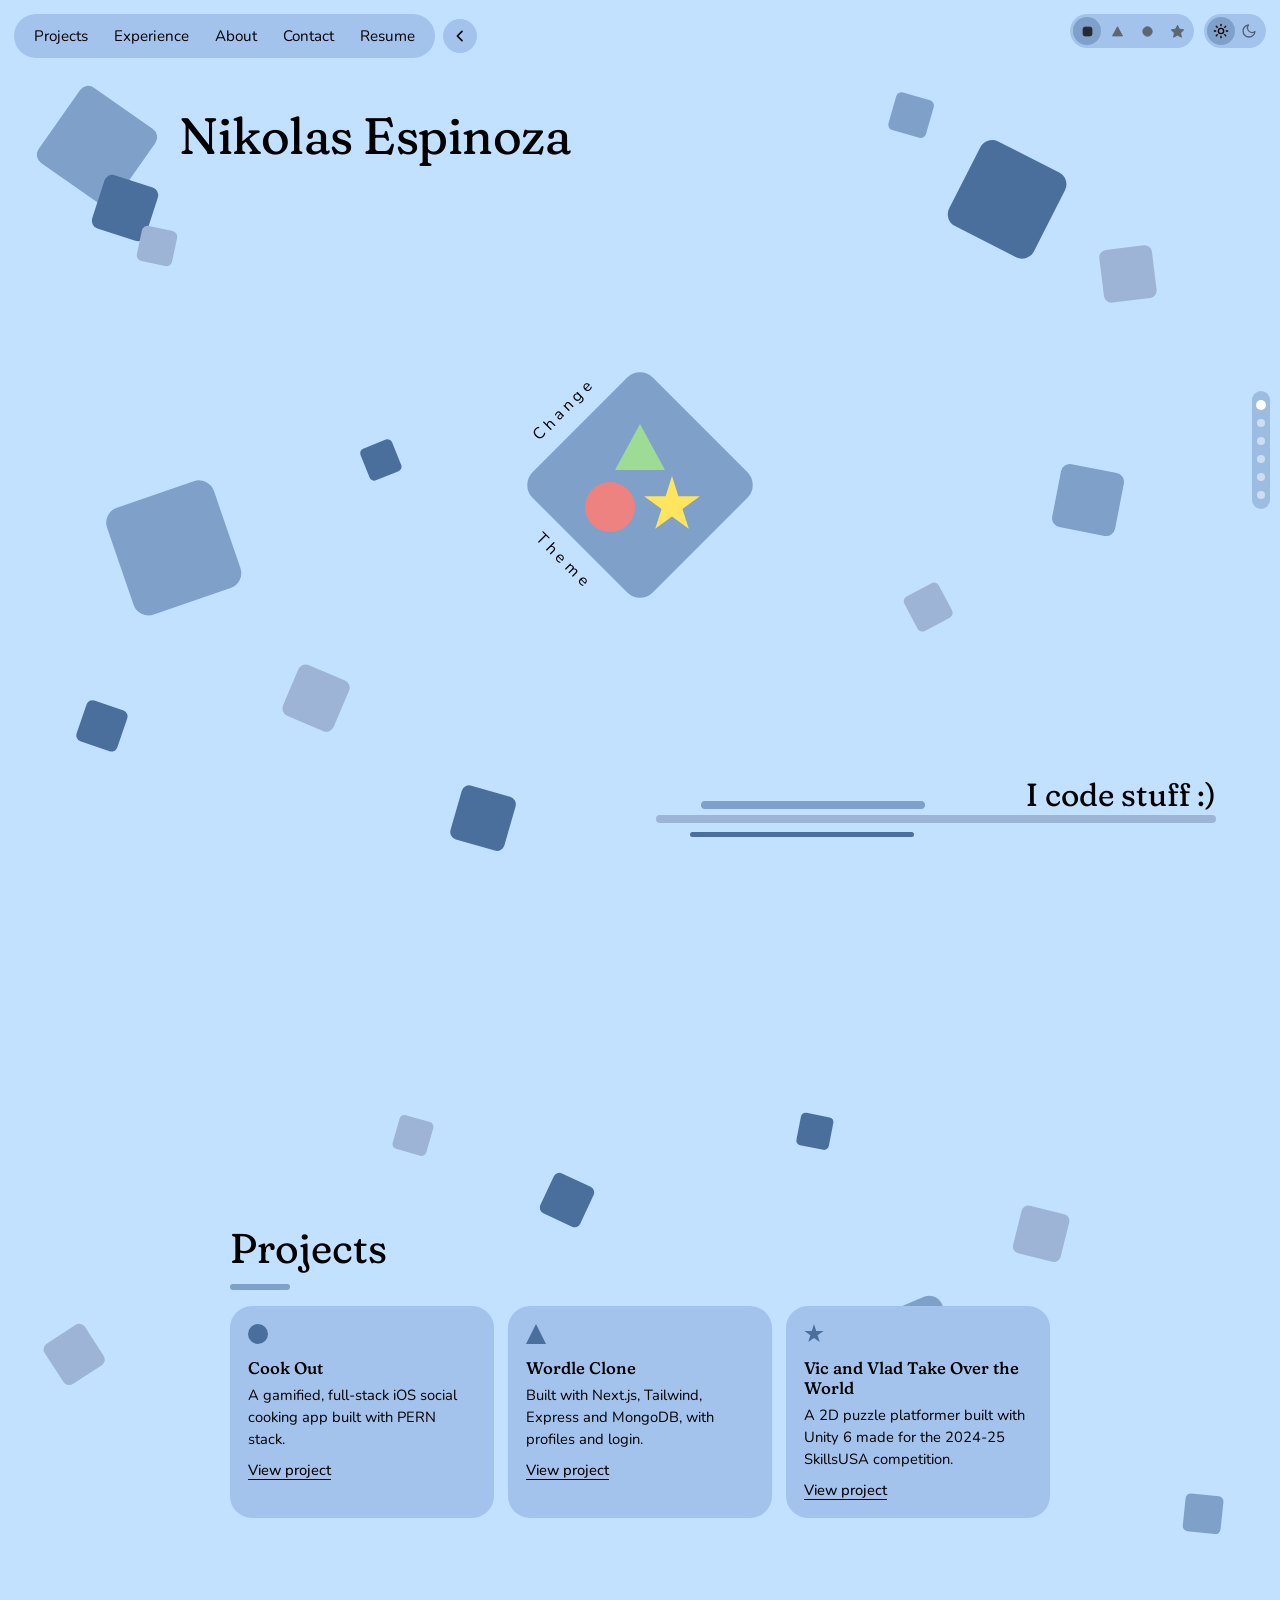
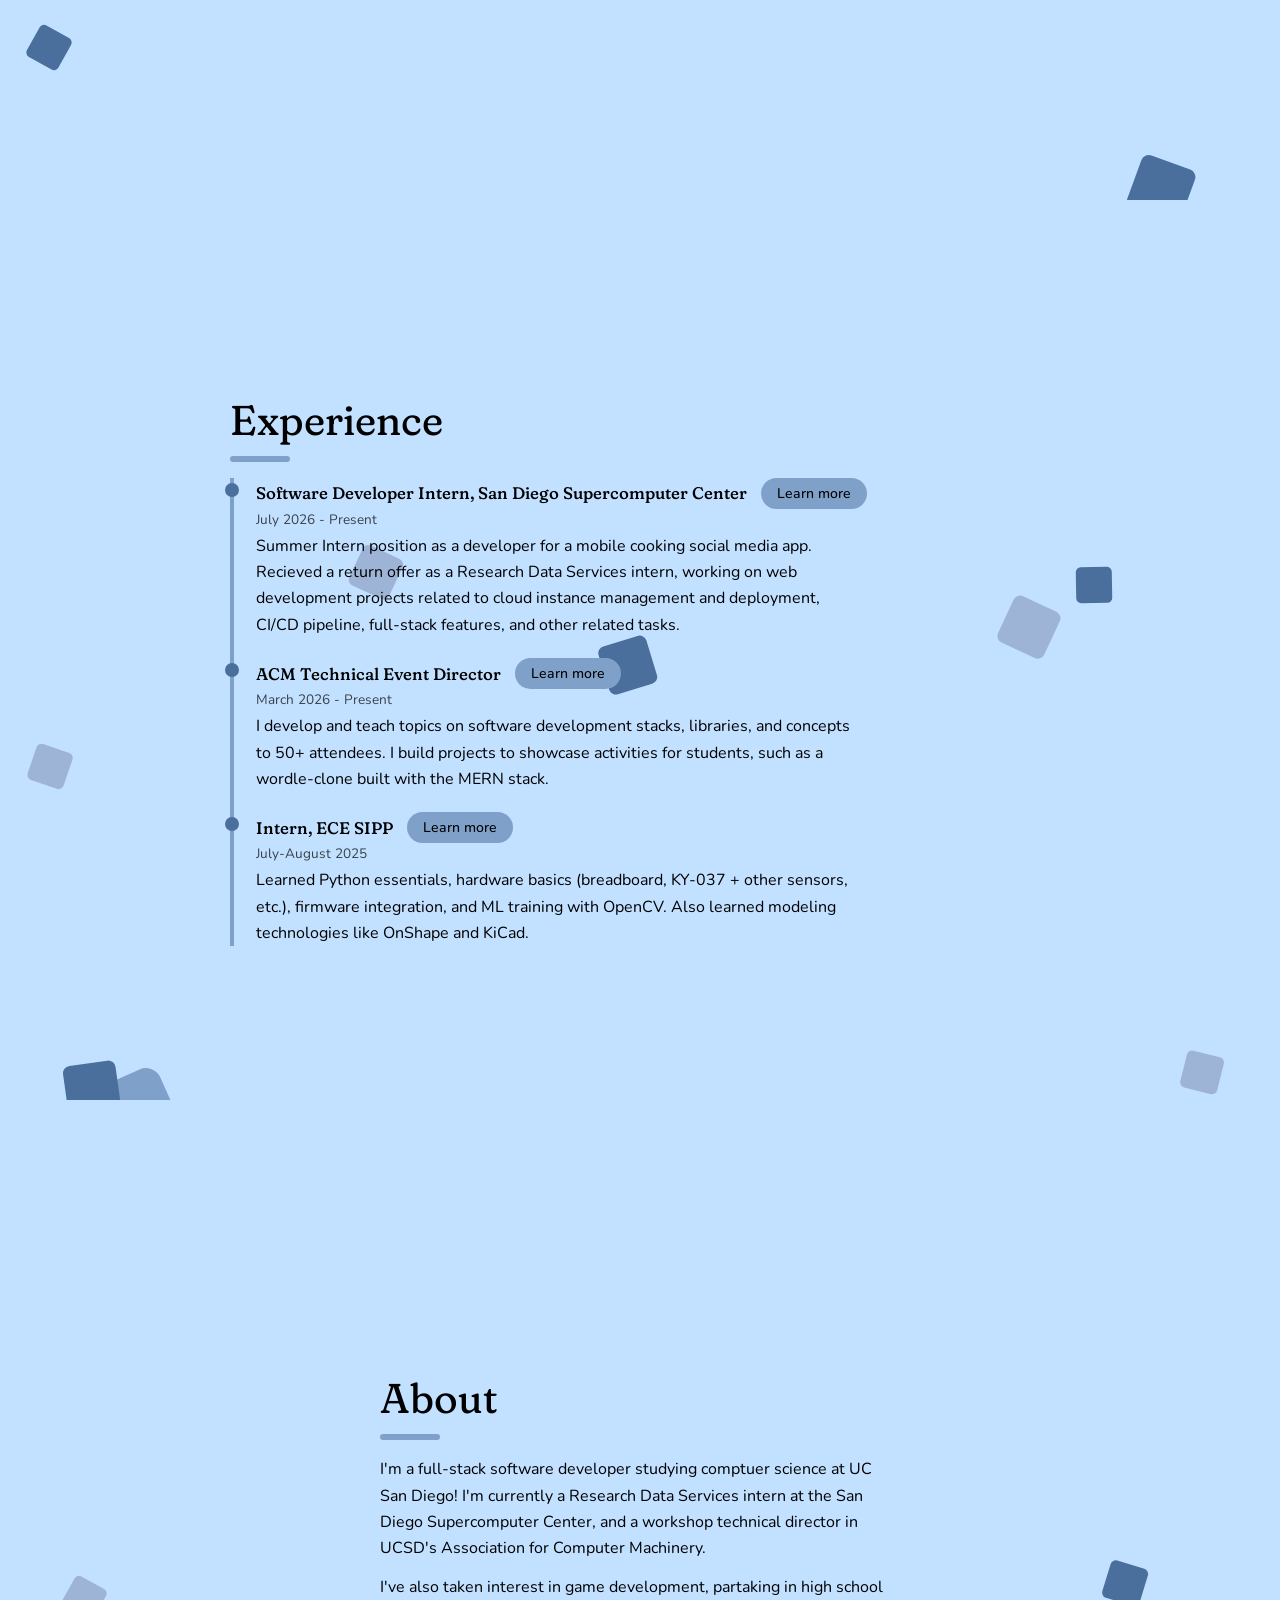
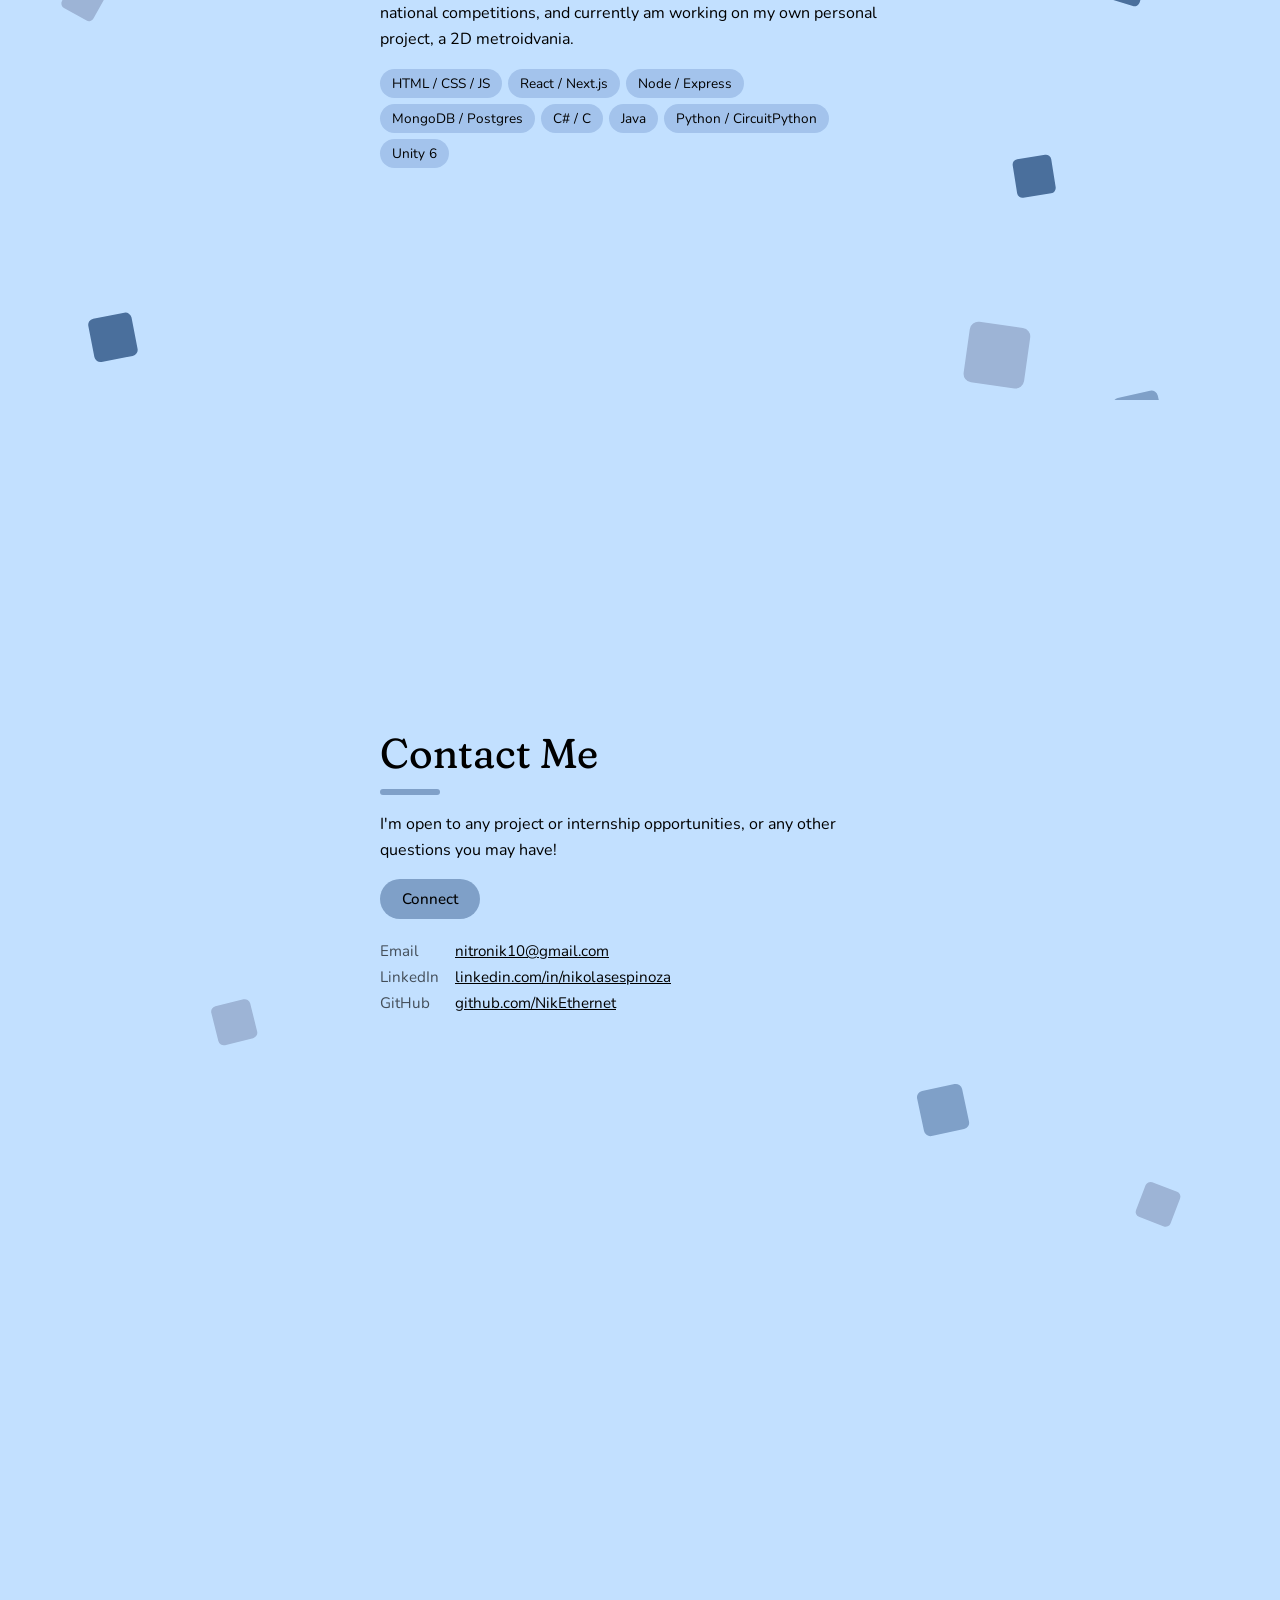
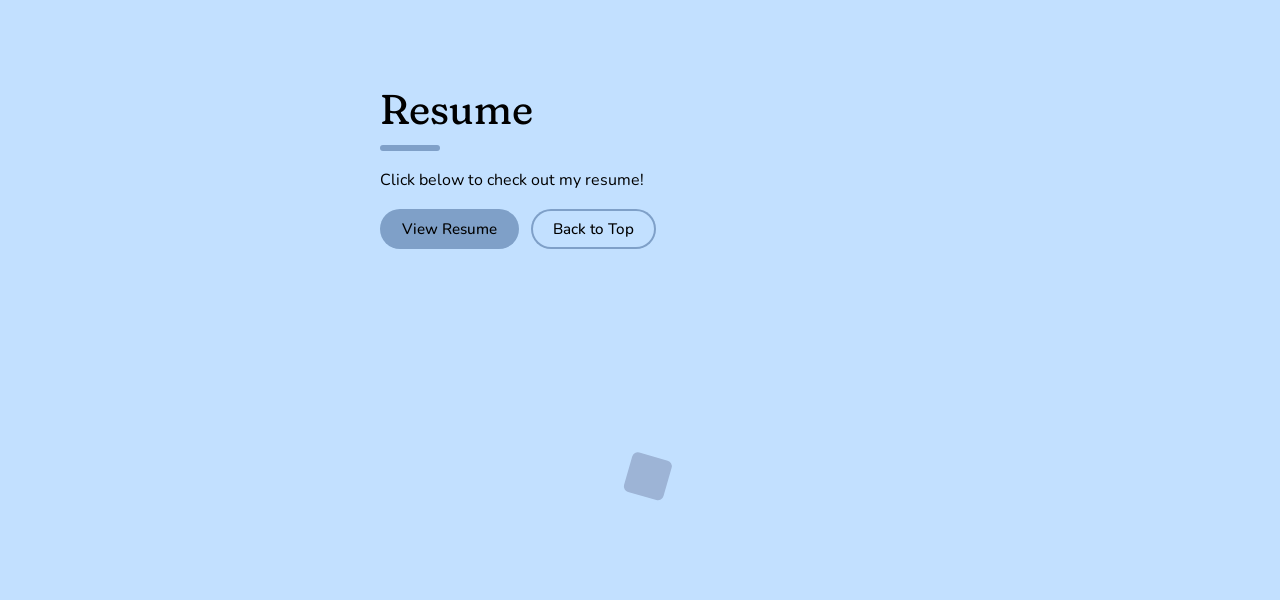
<file: index.html>
<!DOCTYPE html>
<html lang="en" data-shape="square" data-mode="light">
<head>
  <meta charset="UTF-8">
  <meta name="viewport" content="width=device-width, initial-scale=1">
  <title>Nikolas Espinoza</title>
  <link rel="preconnect" href="https://fonts.googleapis.com">
  <link href="https://fonts.googleapis.com/css2?family=Fraunces:opsz,wght,SOFT@9..144,300..600,0..100&family=Nunito:wght@300..700&display=swap" rel="stylesheet">
  <script>
    /* restore the saved look before first paint: light/dark (else the system setting) and the shape theme */
    (function () {
      var root = document.documentElement;
      try {
        var m = localStorage.getItem("mode");
        if (m !== "light" && m !== "dark") m = matchMedia("(prefers-color-scheme: dark)").matches ? "dark" : "light";
        root.dataset.mode = m;
        var s = JSON.parse(localStorage.getItem("shapeTheme"));
        if (["square", "triangle", "circle", "star"].indexOf(s.active) > -1) root.dataset.shape = s.active;
      } catch (e) {}
    })();
  </script>
  <link rel="stylesheet" href="style.css">
</head>
<body>

  <!-- Top nav pill + collapse button -->
  <header class="topbar">
    <nav class="nav" id="nav" aria-label="Main">
      <a href="#projects">Projects</a>
      <a href="#experience">Experience</a>
      <a href="#about">About</a>
      <a href="#contact">Contact</a>
      <a href="#resume">Resume</a>
    </nav>
    <button class="nav-toggle" id="navToggle" aria-label="Collapse navigation" aria-expanded="true">
      <svg viewBox="0 0 24 24" width="22" height="22" fill="none" stroke="currentColor" stroke-width="2.4" stroke-linecap="round" stroke-linejoin="round"><path d="M15 5l-7 7 7 7"/></svg>
    </button>
  </header>

  <!-- Shape theme switch, left of the light / dark switch -->
  <div class="shape-toggle" id="shapeToggle" role="radiogroup" aria-label="Shape theme">
    <span class="knob"></span>
    <button data-shape="square" role="radio" aria-checked="true" aria-label="Square theme" title="Square"><svg viewBox="0 0 24 24" aria-hidden="true"><rect x="5" y="5" width="14" height="14" rx="3"/></svg></button>
    <button data-shape="triangle" role="radio" aria-checked="false" aria-label="Triangle theme" title="Triangle"><svg viewBox="0 0 24 24" aria-hidden="true"><path d="M12 4.5 20 19H4z"/></svg></button>
    <button data-shape="circle" role="radio" aria-checked="false" aria-label="Circle theme" title="Circle"><svg viewBox="0 0 24 24" aria-hidden="true"><circle cx="12" cy="12" r="7.5"/></svg></button>
    <button data-shape="star" role="radio" aria-checked="false" aria-label="Star theme" title="Star"><svg viewBox="0 0 24 24" aria-hidden="true"><path d="M12 2l3.1 6.3 6.9 1-5 4.9 1.2 6.9L12 17.8 5.8 21.1 7 14.2 2 9.3l6.9-1z"/></svg></button>
  </div>

  <!-- Light / dark switch, top right -->
  <button class="mode-toggle" id="modeToggle" role="switch" aria-checked="false" aria-label="Dark mode" title="Light / dark mode">
    <span class="knob"></span>
    <svg class="sun" viewBox="0 0 24 24" aria-hidden="true"><circle cx="12" cy="12" r="4"/><path d="M12 2v2M12 20v2M4.9 4.9l1.4 1.4M17.7 17.7l1.4 1.4M2 12h2M20 12h2M4.9 19.1l1.4-1.4M17.7 6.3l1.4-1.4"/></svg>
    <svg class="moon" viewBox="0 0 24 24" aria-hidden="true"><path d="M21 12.8A9 9 0 1 1 11.2 3a7 7 0 0 0 9.8 9.8z"/></svg>
  </button>

  <!-- Right-side page stoppers -->
  <nav class="dots" id="dots" aria-label="Page sections">
    <a href="#home" data-target="home" aria-label="Home"></a>
    <a href="#projects" data-target="projects" aria-label="Projects"></a>
    <a href="#experience" data-target="experience" aria-label="Experience"></a>
    <a href="#about" data-target="about" aria-label="About"></a>
    <a href="#contact" data-target="contact" aria-label="Contact"></a>
    <a href="#resume" data-target="resume" aria-label="Resume"></a>
  </nav>

  <main id="pages">

    <!-- HOME -->
    <section class="page home" id="home">
      <div class="hero-title">
        <div class="deco" aria-hidden="true"><i></i><i></i><i></i></div>
        <h1 class="name">Nikolas Espinoza</h1>
      </div>

      <div class="diamond" role="group" aria-label="Change theme">
        <span class="diamond-shape"></span>
        <span class="word word-top" aria-hidden="true">Change</span>
        <span class="word word-bottom" aria-hidden="true">Theme</span>
        <button class="slot slot-0" data-shape="triangle" aria-label="Switch to triangle theme"></button>
        <button class="slot slot-1" data-shape="circle" aria-label="Switch to circle theme"></button>
        <button class="slot slot-2" data-shape="star" aria-label="Switch to star theme"></button>
      </div>

      <div class="tagline">
        <p>I code stuff :)</p>
        <span class="bar b1"></span><span class="bar b2"></span><span class="bar b3"></span>
      </div>
    </section>

    <!-- PROJECTS -->
    <section class="page content" id="projects">
      <div class="panel wide">
        <h2>Projects</h2>
        <div class="cards">
          <article class="card">
            <span class="shape s-circle"></span>
            <h3>Cook Out</h3>
            <p>A gamified, full-stack iOS social cooking app built with PERN stack.</p>
            <a href="project-cook-out.html" class="link">View project</a>
          </article>
          <article class="card">
            <span class="shape s-tri"></span>
            <h3>Wordle Clone</h3>
            <p>Built with Next.js, Tailwind, Express and MongoDB, with profiles and login.</p>
            <a href="project-wordle-clone.html" class="link">View project</a>
          </article>
          <article class="card">
            <span class="shape s-star"></span>
            <h3>Vic and Vlad Take Over the World</h3>
            <p>A 2D puzzle platformer built with Unity 6 made for the 2024-25 SkillsUSA competition.</p>
            <a href="project-next.html" class="link">View project</a>
          </article>
        </div>
      </div>
    </section>

    <!-- EXPERIENCE -->
    <section class="page content" id="experience">
      <div class="panel wide">
        <h2>Experience</h2>
        <ol class="timeline">
          <li>
            <div class="tl-head">
              <h3>Software Developer Intern, San Diego Supercomputer Center</h3>
              <a class="btn sm" href="experience-sdsc.html">Learn more</a>
            </div>
            <span class="when">July 2026 - Present</span>
            <p>Summer Intern position as a developer for a mobile cooking social media app. 
              Recieved a return offer as a Research Data Services intern, working on web development 
              projects related to cloud instance management and deployment, CI/CD pipeline,
               full-stack features, and other related tasks.</p>
          </li>
          <li>
            <div class="tl-head">
              <h3>ACM Technical Event Director</h3>
              <a class="btn sm" href="experience-acm.html">Learn more</a>
            </div>
            <span class="when">March 2026 - Present</span>
            <p>I develop and teach topics on software development stacks, libraries, and 
              concepts to 50+ attendees. I build projects to showcase activities for students,
              such as a wordle-clone built with the MERN stack.</p>
          </li>
          <li>
            <div class="tl-head">
              <h3>Intern, ECE SIPP</h3>
              <a class="btn sm" href="experience-ece.html">Learn more</a>
            </div>
            <span class="when">July-August 2025</span>
            <p>Learned Python essentials, hardware basics (breadboard, KY-037 + other sensors,
               etc.), firmware integration, and ML training with OpenCV. Also learned modeling
                technologies like OnShape and KiCad.</p>
          </li>
        </ol>
      </div>
    </section>

    <!-- ABOUT -->
    <section class="page content" id="about">
      <div class="panel">
        <h2>About</h2>
        <p>I'm a full-stack software developer studying comptuer science at UC San Diego! 
          I'm currently a Research Data Services intern at the San Diego Supercomputer 
          Center, and a workshop technical director in UCSD's Association for Computer 
          Machinery.</p>
        <p>I've also taken interest in game development, partaking in high school national
           competitions, and currently am working on my own personal project, a 2D 
           metroidvania.</p>
        <ul class="chips">
          <li>HTML / CSS / JS</li><li>React / Next.js</li><li>Node / Express</li>
          <li>MongoDB / Postgres</li><li>C# / C</li><li>Java</li>
          <li>Python / CircuitPython</li><li>Unity 6</li>
        </ul>
      </div>
    </section>

    <!-- CONTACT -->
    <section class="page content" id="contact">
      <div class="panel">
        <h2>Contact Me</h2>
        <p>I'm open to any project or internship opportunities, or any other questions you may have!</p>
        <a class="btn" href="mailto:nitronik10@gmail.com?subject=Hello%20Nikolas">Connect</a>
        <dl class="contact-list">
          <dt>Email</dt>
          <dd><a href="mailto:nitronik10@gmail.com"> nitronik10@gmail.com</a></dd>
          <dt>LinkedIn</dt>
          <dd><a href="https://www.linkedin.com/in/nikolasespinoza" target="_blank" rel="noopener">linkedin.com/in/nikolasespinoza</a></dd>
          <dt>GitHub</dt>
          <dd><a href="https://github.com/NikEthernet" target="_blank" rel="noopener">github.com/NikEthernet</a></dd>
        </dl>
      </div>
    </section>

    <!-- RESUME -->
    <section class="page content" id="resume">
      <div class="panel">
        <h2>Resume</h2>
        <p>Click below to check out my resume!</p>
        <!-- TODO: paste your Google Drive share link here (Share > "Anyone with the link" > Copy link) -->
        <a class="btn" href="https://drive.google.com/file/d/1YuXuM8rxNKFeZx-Fd0sk7YoHDjEVAYNP/" target="_blank" rel="noopener">View Resume</a>
        <a class="btn ghost" href="#home">Back to Top</a>
      </div>
    </section>

  </main>
  <div class="burst" id="burst" aria-hidden="true"></div>
  <script src="script.js"></script>
</body>
</html>
</file>
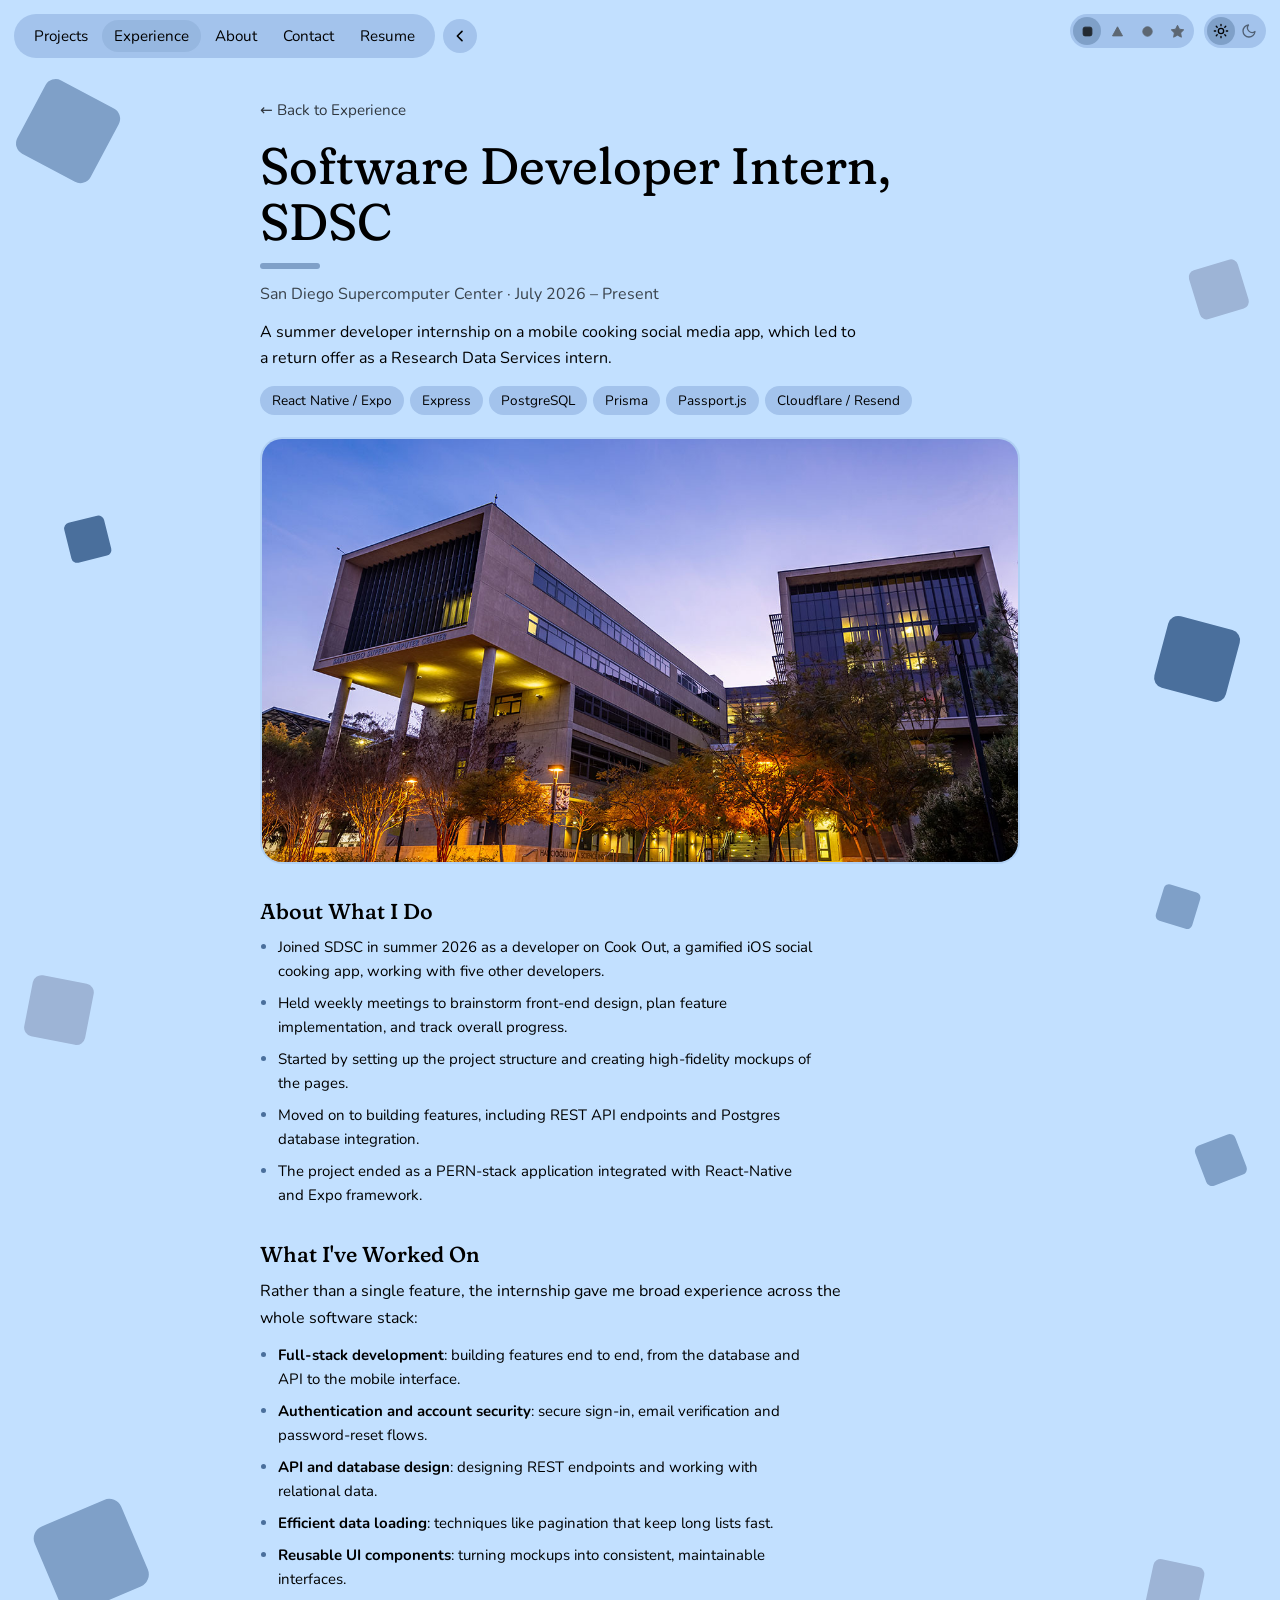
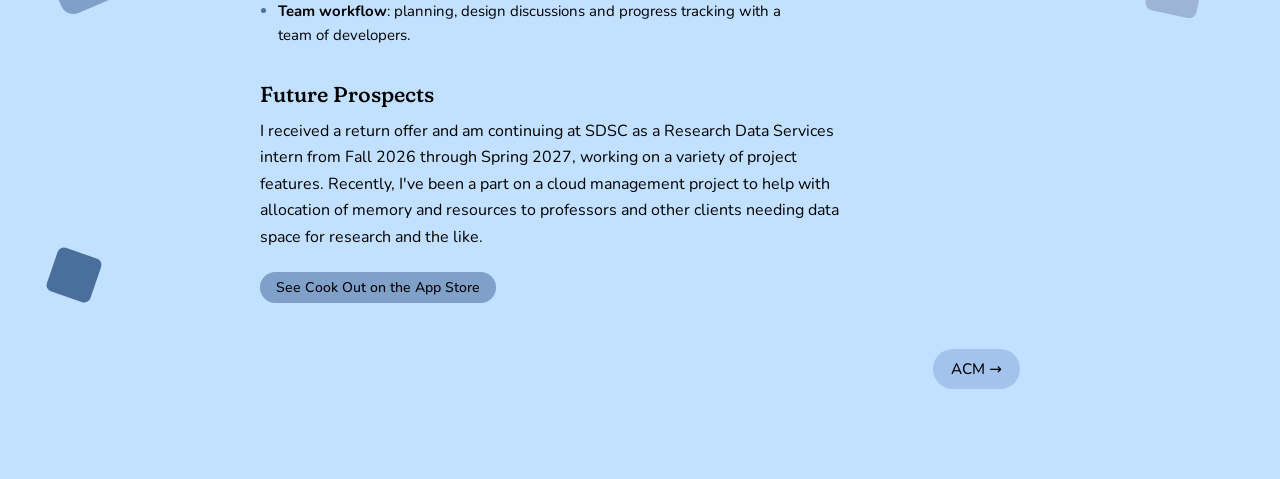
<file: experience-sdsc.html>
<!DOCTYPE html>
<html lang="en" class="detail" data-shape="square" data-mode="light">

<head>
  <meta charset="UTF-8">
  <meta name="viewport" content="width=device-width, initial-scale=1">
  <title>Software Developer Intern, SDSC · Nikolas Espinoza</title>
  <link rel="preconnect" href="https://fonts.googleapis.com">
  <link
    href="https://fonts.googleapis.com/css2?family=Fraunces:opsz,wght,SOFT@9..144,300..600,0..100&family=Nunito:wght@300..700&display=swap"
    rel="stylesheet">
  <script>
    /* restore the saved look before first paint: light/dark (else the system setting) and the shape theme */
    (function () {
      var root = document.documentElement;
      try {
        var m = localStorage.getItem("mode");
        if (m !== "light" && m !== "dark") m = matchMedia("(prefers-color-scheme: dark)").matches ? "dark" : "light";
        root.dataset.mode = m;
        var s = JSON.parse(localStorage.getItem("shapeTheme"));
        if (["square", "triangle", "circle", "star"].indexOf(s.active) > -1) root.dataset.shape = s.active;
      } catch (e) { }
    })();
  </script>
  <link rel="stylesheet" href="style.css">
</head>

<body>

  <!-- Top nav pill + collapse button -->
  <header class="topbar">
    <nav class="nav" id="nav" aria-label="Main">
      <a href="index.html#projects">Projects</a>
      <a href="index.html#experience" class="active">Experience</a>
      <a href="index.html#about">About</a>
      <a href="index.html#contact">Contact</a>
      <a href="index.html#resume">Resume</a>
    </nav>
    <button class="nav-toggle" id="navToggle" aria-label="Collapse navigation" aria-expanded="true">
      <svg viewBox="0 0 24 24" width="22" height="22" fill="none" stroke="currentColor" stroke-width="2.4" stroke-linecap="round" stroke-linejoin="round"><path d="M15 5l-7 7 7 7"/></svg>
    </button>
  </header>

  <!-- Shape theme switch, left of the light / dark switch -->
  <div class="shape-toggle" id="shapeToggle" role="radiogroup" aria-label="Shape theme">
    <span class="knob"></span>
    <button data-shape="square" role="radio" aria-checked="true" aria-label="Square theme" title="Square"><svg
        viewBox="0 0 24 24" aria-hidden="true">
        <rect x="5" y="5" width="14" height="14" rx="3" />
      </svg></button>
    <button data-shape="triangle" role="radio" aria-checked="false" aria-label="Triangle theme" title="Triangle"><svg
        viewBox="0 0 24 24" aria-hidden="true">
        <path d="M12 4.5 20 19H4z" />
      </svg></button>
    <button data-shape="circle" role="radio" aria-checked="false" aria-label="Circle theme" title="Circle"><svg
        viewBox="0 0 24 24" aria-hidden="true">
        <circle cx="12" cy="12" r="7.5" />
      </svg></button>
    <button data-shape="star" role="radio" aria-checked="false" aria-label="Star theme" title="Star"><svg
        viewBox="0 0 24 24" aria-hidden="true">
        <path d="M12 2l3.1 6.3 6.9 1-5 4.9 1.2 6.9L12 17.8 5.8 21.1 7 14.2 2 9.3l6.9-1z" />
      </svg></button>
  </div>

  <!-- Light / dark switch, top right -->
  <button class="mode-toggle" id="modeToggle" role="switch" aria-checked="false" aria-label="Dark mode"
    title="Light / dark mode">
    <span class="knob"></span>
    <svg class="sun" viewBox="0 0 24 24" aria-hidden="true">
      <circle cx="12" cy="12" r="4" />
      <path d="M12 2v2M12 20v2M4.9 4.9l1.4 1.4M17.7 17.7l1.4 1.4M2 12h2M20 12h2M4.9 19.1l1.4-1.4M17.7 6.3l1.4-1.4" />
    </svg>
    <svg class="moon" viewBox="0 0 24 24" aria-hidden="true">
      <path d="M21 12.8A9 9 0 1 1 11.2 3a7 7 0 0 0 9.8 9.8z" />
    </svg>
  </button>


  <main>
    <section class="page content detail-page" id="detail" data-layout="detail">
      <article class="panel write-up">
        <a class="back" href="index.html#experience">&larr; Back to Experience</a>
        <h1 class="detail-title">Software Developer Intern, SDSC</h1>
        <p class="meta">San Diego Supercomputer Center · July 2026 – Present</p>
        <p class="lede">A summer developer internship on a mobile cooking social media app, which led to a return offer
          as a Research Data Services intern.</p>
        <ul class="chips">
          <li>React Native / Expo</li>
          <li>Express</li>
          <li>PostgreSQL</li>
          <li>Prisma</li>
          <li>Passport.js</li>
          <li>Cloudflare / Resend</li>
        </ul>
        <figure class="shot ">
          <div class="shot-frame">
            <img src="public/sdsc-main.jpg" alt="SDSC internship photo" loading="lazy" onerror="this.remove()">
            <span class="shot-hint">Image slot<small>images/sdsc-hero.png</small></span>
          </div>
        </figure>

        <h3>About What I Do</h3>
        <ul class="points">
          <li>Joined SDSC in summer 2026 as a developer on Cook Out, a gamified iOS social cooking app, working with
            five other developers.</li>
          <li>Held weekly meetings to brainstorm front-end design, plan feature implementation, and track overall
            progress.</li>
          <li>Started by setting up the project structure and creating high-fidelity mockups of the pages.</li>
          <li>Moved on to building features, including REST API endpoints and Postgres database integration.</li>
          <li>The project ended as a PERN-stack application integrated with React-Native and Expo framework.</li>
        </ul>

        <h3>What I've Worked On</h3>
        <p>Rather than a single feature, the internship gave me broad experience across the whole software stack:</p>
        <ul class="points">
          <li><strong>Full-stack development</strong>: building features end to end, from the database and API to the mobile interface.</li>
          <li><strong>Authentication and account security</strong>: secure sign-in, email verification and password-reset flows.</li>
          <li><strong>API and database design</strong>: designing REST endpoints and working with relational data.</li>
          <li><strong>Efficient data loading</strong>: techniques like pagination that keep long lists fast.</li>
          <li><strong>Reusable UI components</strong>: turning mockups into consistent, maintainable interfaces.</li>
          <li><strong>Team workflow</strong>: planning, design discussions and progress tracking with a team of developers.</li>
        </ul>

        <h3>Future Prospects</h3>
        <p>I received a return offer and am continuing at SDSC as a Research Data Services
          intern from Fall 2026 through Spring 2027, working on a variety of project features.
          Recently, I've been a part on a cloud management project to help with allocation of
          memory and resources to professors and other clients needing data space for research and the like. </p>

        <a class="btn sm" href="project-cook-out.html">See Cook Out on the App Store</a>

        <nav class="pager" aria-label="More experience">
          <a class="next" href="experience-acm.html">ACM &rarr;</a>
        </nav>
      </article>
    </section>
  </main>
  <div class="burst" id="burst" aria-hidden="true"></div>
  <script src="script.js"></script>
</body>

</html>
</file>
<file: style.css>
/* ---------- Palettes: one per shape, tinted to that shape's color ---------- */
:root { --ink: #000; --on-accent: #fff; --radius: 1.375rem; --display: "Fraunces", Georgia, serif; }
html[data-shape="square"]   { --bg:#c2e0ff; --pill:#a3c3ec; --slate:#7fa0c8; --slate-dark:#4a6f9c; --slate-light:#9db4d6; }
html[data-shape="triangle"] { --bg:#d0f0c6; --pill:#a9dba0; --slate:#7fb577; --slate-dark:#4a8a45; --slate-light:#a9d5a2; }
html[data-shape="circle"]   { --bg:#ffd3d1; --pill:#f5aaa8; --slate:#e0807d; --slate-dark:#c2504d; --slate-light:#f0a3a0; }
html[data-shape="star"]     { --bg:#fff2b0; --pill:#f6e382; --slate:#d9bf4a; --slate-dark:#8f7a14; --slate-light:#ecd674; }

/* ---------- Dark mode: the same four shape palettes, deep and muted ---------- */
html[data-mode="dark"] { --ink: #eef1f6; --on-accent: #0f1a2a; color-scheme: dark; }
html[data-mode="dark"][data-shape="square"]   { --bg:#0c1b33; --pill:#172d4f; --slate:#2b5083; --slate-dark:#74a3e0; --slate-light:#1f3e6a; }
html[data-mode="dark"][data-shape="triangle"] { --bg:#0d2012; --pill:#173a1f; --slate:#2f6b3a; --slate-dark:#7bd08a; --slate-light:#204d29; }
html[data-mode="dark"][data-shape="circle"]   { --bg:#2a0f14; --pill:#4a1a21; --slate:#8f3a44; --slate-dark:#f08a92; --slate-light:#66262e; }
html[data-mode="dark"][data-shape="star"]     { --bg:#261f06; --pill:#473a0c; --slate:#8a7414; --slate-dark:#f0d048; --slate-light:#5e4d0e; }
html[data-mode="dark"] .slot[data-shape="square"]::before { background: #84b0e6; }

* { box-sizing: border-box; margin: 0; }
/* Everything is sized in rem, so the whole layout scales with the screen: 1x up to about 1280x720,
   then larger on big monitors (whichever of width / height is the limit), capped at 2.5x. */
html { font-size: clamp(1rem, min(1vw, 1.8vh), 2.5rem); }
html { scroll-snap-type: y mandatory; scroll-behavior: smooth; }
/* no visible scrollbar: the dot sidebar handles navigation (wheel, keys and touch still scroll) */
html { scrollbar-width: none; -ms-overflow-style: none; }
html::-webkit-scrollbar, body::-webkit-scrollbar { display: none; }
body { font-family: "Nunito", system-ui, sans-serif; background: var(--bg); color: var(--ink); font-size: 0.9375rem; transition: background .4s; }
a { color: inherit; }
:focus-visible { outline: 0.125rem solid var(--slate-dark); outline-offset: 0.1875rem; }

/* ---------- Cozy display type for headers and subheaders ---------- */
.name, .tagline p, .panel h2, .card h3, .timeline h3, .write-up h3 { font-family: var(--display); font-variation-settings: "SOFT" 100, "WONK" 0; font-optical-sizing: auto; }

/* ---------- Pages (stoppers) ---------- */
.page { position: relative; min-height: 100vh; min-height: 100dvh; scroll-snap-align: start; scroll-snap-stop: always; overflow: hidden; display: grid; place-items: center; padding: 5.625rem 6vw 3.125rem; }

/* ---------- Top bar ---------- */
.topbar { position: fixed; top: 0.875rem; left: 0.875rem; z-index: 20; display: flex; gap: 0.5rem; align-items: center; max-width: calc(100vw - 1.75rem); }
.nav { display: flex; gap: 0.125rem; padding: 0 0.5rem; height: 2.75rem; align-items: center; background: var(--pill); border-radius: 62.4375rem; overflow: hidden; max-width: 37.5rem; transition: max-width .45s ease, padding .45s, opacity .3s, background .4s; }
.nav a { text-decoration: none; padding: 0.375rem 0.75rem; font-size: .95rem; white-space: nowrap; border-radius: 62.4375rem; transition: background .2s; }
.nav a:hover, .nav a.active { background: color-mix(in srgb, var(--slate) 35%, transparent); }
.nav-toggle { width: 2.125rem; height: 2.125rem; flex: none; border: 0; border-radius: 50%; background: var(--pill); color: var(--ink); cursor: pointer; display: grid; place-items: center; transition: background .4s; }
.nav-toggle svg { width: 1rem; height: 1rem; transition: transform .4s; }
.topbar.collapsed .nav { max-width: 0; padding: 0; opacity: 0; }
.topbar.collapsed .nav-toggle svg { transform: rotate(180deg); }

/* ---------- Light / dark switch ---------- */
.mode-toggle { position: fixed; top: 0.875rem; right: 0.875rem; z-index: 20; width: 3.875rem; height: 2.125rem; padding: 0; border: 0; border-radius: 62.4375rem; background: var(--pill); color: var(--ink); cursor: pointer; transition: background .4s; }
.mode-toggle .knob { position: absolute; top: 0.1875rem; left: 0.1875rem; width: 1.75rem; height: 1.75rem; border-radius: 50%; background: var(--slate); transition: transform .3s cubic-bezier(.4, 1.3, .5, 1), background .4s; }
html[data-mode="dark"] .mode-toggle .knob { transform: translateX(1.75rem); }
.mode-toggle svg { position: absolute; top: 0.5625rem; width: 1rem; height: 1rem; fill: none; stroke: currentColor; stroke-width: 2; stroke-linecap: round; stroke-linejoin: round; opacity: 1; transition: opacity .3s; }
.mode-toggle .sun { left: 0.5625rem; }
.mode-toggle .moon { right: 0.5625rem; opacity: .5; }
html[data-mode="dark"] .mode-toggle .sun { opacity: .5; }
html[data-mode="dark"] .mode-toggle .moon { opacity: 1; }

/* ---------- Shape theme switch (left of the light / dark switch) ---------- */
.shape-toggle { --gray: #5d6772; --gray-on: #232a31; position: fixed; top: 0.875rem; right: 5.375rem; z-index: 20; display: flex; gap: 0.125rem; padding: 0.1875rem; height: 2.125rem; border-radius: 62.4375rem; background: var(--pill); transition: background .4s; }
html[data-mode="dark"] .shape-toggle { --gray: #8e99a6; --gray-on: #f2f5f9; }
.shape-toggle .knob { position: absolute; top: 0.1875rem; left: 0.1875rem; width: 1.75rem; height: 1.75rem; border-radius: 50%; background: var(--slate); transition: transform .3s cubic-bezier(.4, 1.3, .5, 1), background .4s; }
html[data-shape="triangle"] .shape-toggle .knob { transform: translateX(1.875rem); }
html[data-shape="circle"]   .shape-toggle .knob { transform: translateX(3.75rem); }
html[data-shape="star"]     .shape-toggle .knob { transform: translateX(5.625rem); }
.shape-toggle button { position: relative; z-index: 1; width: 1.75rem; height: 1.75rem; padding: 0; border: 0; border-radius: 50%; background: none; color: var(--gray); cursor: pointer; display: grid; place-items: center; transition: color .25s; }
.shape-toggle button:hover, .shape-toggle button[aria-checked="true"] { color: var(--gray-on); }
.shape-toggle svg { width: 0.9375rem; height: 0.9375rem; fill: currentColor; stroke: currentColor; stroke-width: 1.5; stroke-linejoin: round; }

/* ---------- Right-side page dots (small, quiet) ---------- */
.dots { position: fixed; right: 0.625rem; top: 50%; transform: translateY(-50%); z-index: 20; display: flex; flex-direction: column; gap: 0.625rem; padding: 0.625rem 0.3125rem; background: color-mix(in srgb, var(--slate) 55%, transparent); border-radius: 62.4375rem; }
.dots a { position: relative; width: 0.5rem; height: 0.5rem; border-radius: 50%; background: #fff; opacity: .5; transition: opacity .2s, transform .2s; }
.dots a::after { content: ""; position: absolute; inset: -0.375rem; }
.dots a:hover { opacity: .8; }
.dots a.active { opacity: 1; transform: scale(1.25); }

/* ---------- Decorations: three shapes, form follows the active theme ---------- */
.deco { position: absolute; top: 6.25rem; left: 4%; width: 8.75rem; height: 11.25rem; pointer-events: none; }
.deco i { position: absolute; display: block; border-radius: 0.625rem; transition: background .4s; }
.deco i:nth-child(1) { width: 5.75rem; height: 5.75rem; background: var(--slate); transform: rotate(35deg); left: 0; top: 0; }
.deco i:nth-child(2) { width: 3.5rem; height: 3.5rem; background: var(--slate-dark); transform: rotate(18deg); left: 2.875rem; top: 5rem; border-radius: 0.5rem; }
.deco i:nth-child(3) { width: 2.25rem; height: 2.25rem; background: var(--slate-light); transform: rotate(12deg); left: 5.5rem; top: 8rem; border-radius: 0.375rem; }
html[data-shape="triangle"] .deco i, html[data-shape="triangle"] .scatter i { border-radius: 0; clip-path: polygon(50% 0, 100% 100%, 0 100%); scale: 1.15; }
html[data-shape="circle"]   .deco i, html[data-shape="circle"] .scatter i { border-radius: 50%; }
html[data-shape="star"]     .deco i, html[data-shape="star"] .scatter i { border-radius: 0; scale: 1.3; clip-path: polygon(50% 0,61% 35%,98% 35%,68% 57%,79% 91%,50% 70%,21% 91%,32% 57%,2% 35%,39% 35%); }
@keyframes pop { from { scale: .6; opacity: 0; } }
.swapped .deco i, .swapped .scatter i { animation: pop .35s ease-out; }

/* ---------- Home ---------- */
/* name is anchored to the shape cluster and tucked slightly over its corner, like the design */
.hero-title { position: absolute; top: 6.25rem; left: 4%; }
.home .deco { top: 0; left: 0; }
.name { position: absolute; z-index: 1; left: 8rem; top: 0.5rem; font-weight: 400; font-size: clamp(1.6rem, 4.4vw, 3.2rem); line-height: 1.1; white-space: nowrap; letter-spacing: -.01em; }

.diamond { position: relative; width: 16.25rem; height: 16.25rem; margin-top: 1.875rem; color: var(--ink); }
.diamond-shape { position: absolute; inset: 2.8125rem; background: var(--slate); border-radius: 1.125rem; transform: rotate(45deg); transition: background .4s; }
.word { position: absolute; z-index: 1; font-size: 1rem; letter-spacing: .28em; white-space: nowrap; pointer-events: none; }
.word-top    { left: 3.375rem; top: 3.375rem;  transform: translate(-50%, -50%) rotate(-45deg); }
.word-bottom { left: 3.375rem; top: 12.875rem; transform: translate(-50%, -50%) rotate(45deg); }

/* shape picker buttons sitting inside the diamond */
.slot { position: absolute; z-index: 2; width: 3.625rem; height: 3.625rem; padding: 0; border: 0; background: none; cursor: pointer; }
.slot::before { content: ""; position: absolute; inset: 0.25rem; transition: transform .2s; }
.slot:hover::before { transform: scale(1.12); }
.slot:active::before { transform: scale(.92); }
.slot-0 { left: 6.3125rem; top: 3.9375rem; }
.slot-1 { left: 4.4375rem;  top: 7.6875rem; }
.slot-2 { left: 8.3125rem; top: 7.5625rem; }
.slot[data-shape="square"]::before   { background: #4f77a8; border-radius: 0.5625rem; }
.slot[data-shape="triangle"]::before { background: #9edb94; clip-path: polygon(50% 4%, 100% 96%, 0 96%); }
.slot[data-shape="circle"]::before   { background: #ee8280; border-radius: 50%; }
.slot[data-shape="star"]::before     { background: #ffe45e; inset: 0; clip-path: polygon(50% 0,61% 35%,98% 35%,68% 57%,79% 91%,50% 70%,21% 91%,32% 57%,2% 35%,39% 35%); }
@keyframes slotpop { from { transform: scale(.2) rotate(-120deg); } }
.slot.pop::before { animation: slotpop .4s cubic-bezier(.3, 1.5, .5, 1); }

.tagline { position: absolute; right: 5vw; bottom: 9%; width: min(35rem, 80vw); height: 2.5rem; }
.tagline p { position: absolute; right: 0; bottom: 0.5rem; font-size: clamp(1.1rem, 2.6vw, 2rem); font-weight: 400; line-height: 1; }
.bar { position: absolute; display: block; height: 0.5rem; border-radius: 6.1875rem; transition: background .4s; }
.b1 { left: 8%; width: 40%; bottom: 0.625rem; background: var(--slate); }
.b2 { left: 0; right: 0; bottom: -0.25rem; background: var(--slate-light); }
.b3 { left: 6%; width: 40%; bottom: -1.125rem; height: 0.3125rem; background: var(--slate-dark); }

/* ---------- Content pages ---------- */
.panel { width: min(32.5rem, 100%); position: relative; z-index: 1; }
.panel.wide { width: min(51.25rem, 100%); }
.panel h2 { font-weight: 400; font-size: clamp(1.8rem, 3.6vw, 2.6rem); margin-bottom: 1rem; }
.panel h2::after { content: ""; display: block; width: 3.75rem; height: 0.375rem; border-radius: 6.1875rem; background: var(--slate); margin-top: 0.625rem; }
.panel p { line-height: 1.65; font-size: 1rem; margin-bottom: 0.75rem; max-width: 60ch; }
.chips { list-style: none; padding: 0; display: flex; flex-wrap: wrap; gap: 0.375rem; margin-top: 1rem; }
.chips li { background: var(--pill); padding: 0.3125rem 0.75rem; border-radius: 62.4375rem; font-size: .85rem; }

.cards { display: grid; grid-template-columns: repeat(auto-fit, minmax(12.5rem, 1fr)); gap: 0.875rem; }
.card { background: var(--pill); border-radius: var(--radius); padding: 1.125rem; position: relative; transition: transform .25s; }
.card:hover { transform: translateY(-0.25rem); }
.card h3 { font-weight: 500; font-size: 1.05rem; margin: 2.125rem 0 0.375rem; }
.card p { font-size: .92rem; line-height: 1.5; margin-bottom: 0.625rem; }
.shape { position: absolute; top: 1.125rem; left: 1.125rem; width: 1.25rem; height: 1.25rem; background: var(--slate-dark); }
.s-circle { border-radius: 50%; }
.s-tri { clip-path: polygon(50% 0,100% 100%,0 100%); }
.s-star { clip-path: polygon(50% 0,61% 35%,98% 35%,68% 57%,79% 91%,50% 70%,21% 91%,32% 57%,2% 35%,39% 35%); }
.link { font-weight: 500; font-size: .92rem; text-underline-offset: 0.25rem; }

.timeline { list-style: none; padding: 0 0 0 1.375rem; border-left: 0.25rem solid var(--slate); display: grid; gap: 1.25rem; }
.timeline li { position: relative; }
.timeline li::before { content: ""; position: absolute; left: -1.9375rem; top: 0.3125rem; width: 0.875rem; height: 0.875rem; border-radius: 50%; background: var(--slate-dark); }
.timeline h3 { font-weight: 500; font-size: 1.05rem; }
.when { font-size: .85rem; opacity: .7; }
.timeline p { margin: 0.25rem 0 0; }

.btn { display: inline-block; font: inherit; font-size: .95rem; font-weight: 500; text-decoration: none; background: var(--slate); color: var(--ink); border: 0; border-radius: 62.4375rem; padding: 0.625rem 1.375rem; cursor: pointer; margin: 0.25rem 0.5rem 0.5rem 0; transition: background .2s, color .2s; }
.btn:hover { background: var(--slate-dark); color: var(--on-accent); }
.btn.ghost { background: transparent; box-shadow: inset 0 0 0 0.125rem var(--slate); }
.btn.ghost:hover { background: var(--slate-dark); }
.contact-list { display: grid; grid-template-columns: auto 1fr; gap: 0.375rem 1rem; margin-top: 0.875rem; font-size: .95rem; }
.contact-list dt { opacity: .65; }
.contact-list dd { margin: 0; }

/* ---------- Scattered shapes on the other pages (shape follows the theme) ---------- */
.scatter { position: absolute; inset: 0; pointer-events: none; }
.scatter i { position: absolute; left: calc(var(--x) * 1%); top: calc(var(--y) * 1%); width: min(calc(var(--s) * 1vmin), calc(var(--s) * 0.5625rem)); aspect-ratio: 1; transform: translate(-50%, -50%) rotate(calc(var(--r) * 1deg)); border-radius: 14%; background: var(--slate); transition: background .4s; }
.scatter i.t2 { background: var(--slate-dark); }
.scatter i.t3 { background: var(--slate-light); }

/* ---------- Click bursts ---------- */
.burst { position: fixed; inset: 0; z-index: 15; pointer-events: none; overflow: hidden; }
.burst i { position: absolute; left: 0; top: 0; display: block; will-change: transform, opacity; }
.b-square { border-radius: 22%; }
.b-circle { border-radius: 50%; }
.b-triangle { clip-path: polygon(50% 0, 100% 100%, 0 100%); }
.b-star { clip-path: polygon(50% 0,61% 35%,98% 35%,68% 57%,79% 91%,50% 70%,21% 91%,32% 57%,2% 35%,39% 35%); }

/* ---------- Small screens ---------- */
@media (max-width: 720px) {
  .nav a { padding: 0.375rem 0.5rem; font-size: .78rem; }
  .nav { height: 2.375rem; padding: 0 0.25rem; }
  .deco { transform: scale(.7); transform-origin: top left; }
  .name { left: 5.75rem; top: 0.25rem; font-size: 1.5rem; }
  .page { padding-right: 2.125rem; }
  .scatter i { opacity: .45; }
}
@media (prefers-reduced-motion: reduce) {
  html { scroll-behavior: auto; }
  * { transition: none !important; animation: none !important; }
}

@media (max-width: 640px) {
  .topbar:not(.collapsed) ~ .mode-toggle, .topbar:not(.collapsed) ~ .shape-toggle { opacity: 0; pointer-events: none; }
}

/* ---------- Write-up pages (one per project / experience) ---------- */
html.detail { scroll-snap-type: none; }
.page.detail-page { align-items: start; padding-top: 6.25rem; padding-bottom: 5.625rem; }
.panel.write-up { width: min(47.5rem, 100%); }
.back { display: inline-block; margin-bottom: 1.125rem; font-size: .95rem; text-decoration: none; opacity: .75; transition: opacity .2s, transform .2s; }
.back:hover { opacity: 1; transform: translateX(-0.1875rem); }
.detail-title { font-family: var(--display); font-variation-settings: "SOFT" 100, "WONK" 0; font-weight: 400; font-size: clamp(2rem, 4.4vw, 3.2rem); line-height: 1.1; margin-bottom: 0.75rem; }
.detail-title::after { content: ""; display: block; width: 3.75rem; height: 0.375rem; border-radius: 6.1875rem; background: var(--slate); margin-top: 0.75rem; }
.meta { font-size: .9rem; opacity: .7; margin-bottom: 0.25rem; }
.lede { font-size: 1.12rem; line-height: 1.6; margin: 0.75rem 0 0.25rem; max-width: 58ch; }
.write-up h3 { font-weight: 500; font-size: 1.35rem; margin: 2.125rem 0 0.625rem; }
.write-up .chips { margin-top: 0.875rem; }
.points { padding-left: 1.2em; display: grid; gap: 0.5rem; line-height: 1.6; margin-bottom: 0.5rem; max-width: 62ch; }
.points li::marker { color: var(--slate-dark); }
.todo { opacity: .6; font-style: italic; }
code { font-family: ui-monospace, SFMono-Regular, Menlo, monospace; font-size: .88em; background: var(--pill); padding: 0.0625rem 0.375rem; border-radius: 0.375rem; }
.btn.sm { padding: 0.375rem 1rem; font-size: .88rem; margin: 0.625rem 0.5rem 0 0; }

/* image slots: drop a file with the printed name into /images and it appears */
.shot { margin: 1.375rem 0 0.375rem; }
.shot-frame { position: relative; aspect-ratio: 16 / 9; display: grid; place-items: center; border-radius: var(--radius); background: color-mix(in srgb, var(--pill) 55%, transparent); border: 0.125rem dashed var(--slate); overflow: hidden; }
.shot-frame:has(img) { border-color: transparent; }
.shot-frame img { position: absolute; inset: 0; z-index: 1; width: 100%; height: 100%; object-fit: cover; }
.shot-hint { position: relative; text-align: center; font-size: .9rem; opacity: .65; padding: 0 0.625rem; }
.shot-hint small { display: block; font-size: .75rem; margin-top: 0.125rem; word-break: break-all; }
.shot figcaption { font-size: .85rem; opacity: .7; margin-top: 0.5rem; }
.shot.tall .shot-frame { aspect-ratio: 9 / 16; }
.gallery { display: grid; grid-template-columns: repeat(auto-fit, minmax(11.875rem, 1fr)); gap: 0.875rem; margin-top: 0.875rem; }
.gallery.pair { grid-template-columns: repeat(auto-fit, minmax(17.5rem, 1fr)); }
.gallery .shot { margin: 0; }

.pager { display: flex; justify-content: space-between; gap: 0.75rem; flex-wrap: wrap; margin-top: 2.875rem; }
.pager a { text-decoration: none; background: var(--pill); padding: 0.625rem 1.125rem; border-radius: 62.4375rem; font-weight: 500; font-size: .95rem; transition: background .2s, color .2s; }
.pager a:hover { background: var(--slate-dark); color: var(--on-accent); }
.pager .next { margin-left: auto; }

/* Learn more button sits right next to each experience title */
.tl-head { display: flex; align-items: center; flex-wrap: wrap; gap: 0.375rem 0.875rem; }
.tl-head .btn { margin: 0; }

/* ---------- Collapsible photo section ---------- */
.fold { margin-top: 2.125rem; }
.fold > summary { list-style: none; cursor: pointer; display: flex; align-items: center; gap: 0.625rem; border-radius: 0.75rem; }
.fold > summary::-webkit-details-marker { display: none; }
.fold > summary h3 { margin: 0; }
.fold > summary .count { font-size: .8rem; background: var(--pill); padding: 0.125rem 0.625rem; border-radius: 62.4375rem; }
.fold > summary::after { content: ""; margin-left: auto; margin-right: 0.375rem; width: 0.5625rem; height: 0.5625rem; border-right: 0.1562rem solid currentColor; border-bottom: 0.1562rem solid currentColor; transform: rotate(45deg) translate(-0.125rem, -0.125rem); opacity: .7; transition: transform .25s; }
.fold[open] > summary::after { transform: rotate(-135deg) translate(-0.125rem, -0.125rem); }
.gallery.phones { grid-template-columns: repeat(auto-fill, minmax(12.5rem, 1fr)); gap: 1rem; margin-top: 1rem; }
.gallery.phones .shot-frame { aspect-ratio: 1 / 2; }
.gallery.phones .shot-frame img { object-position: top; }
</file>
